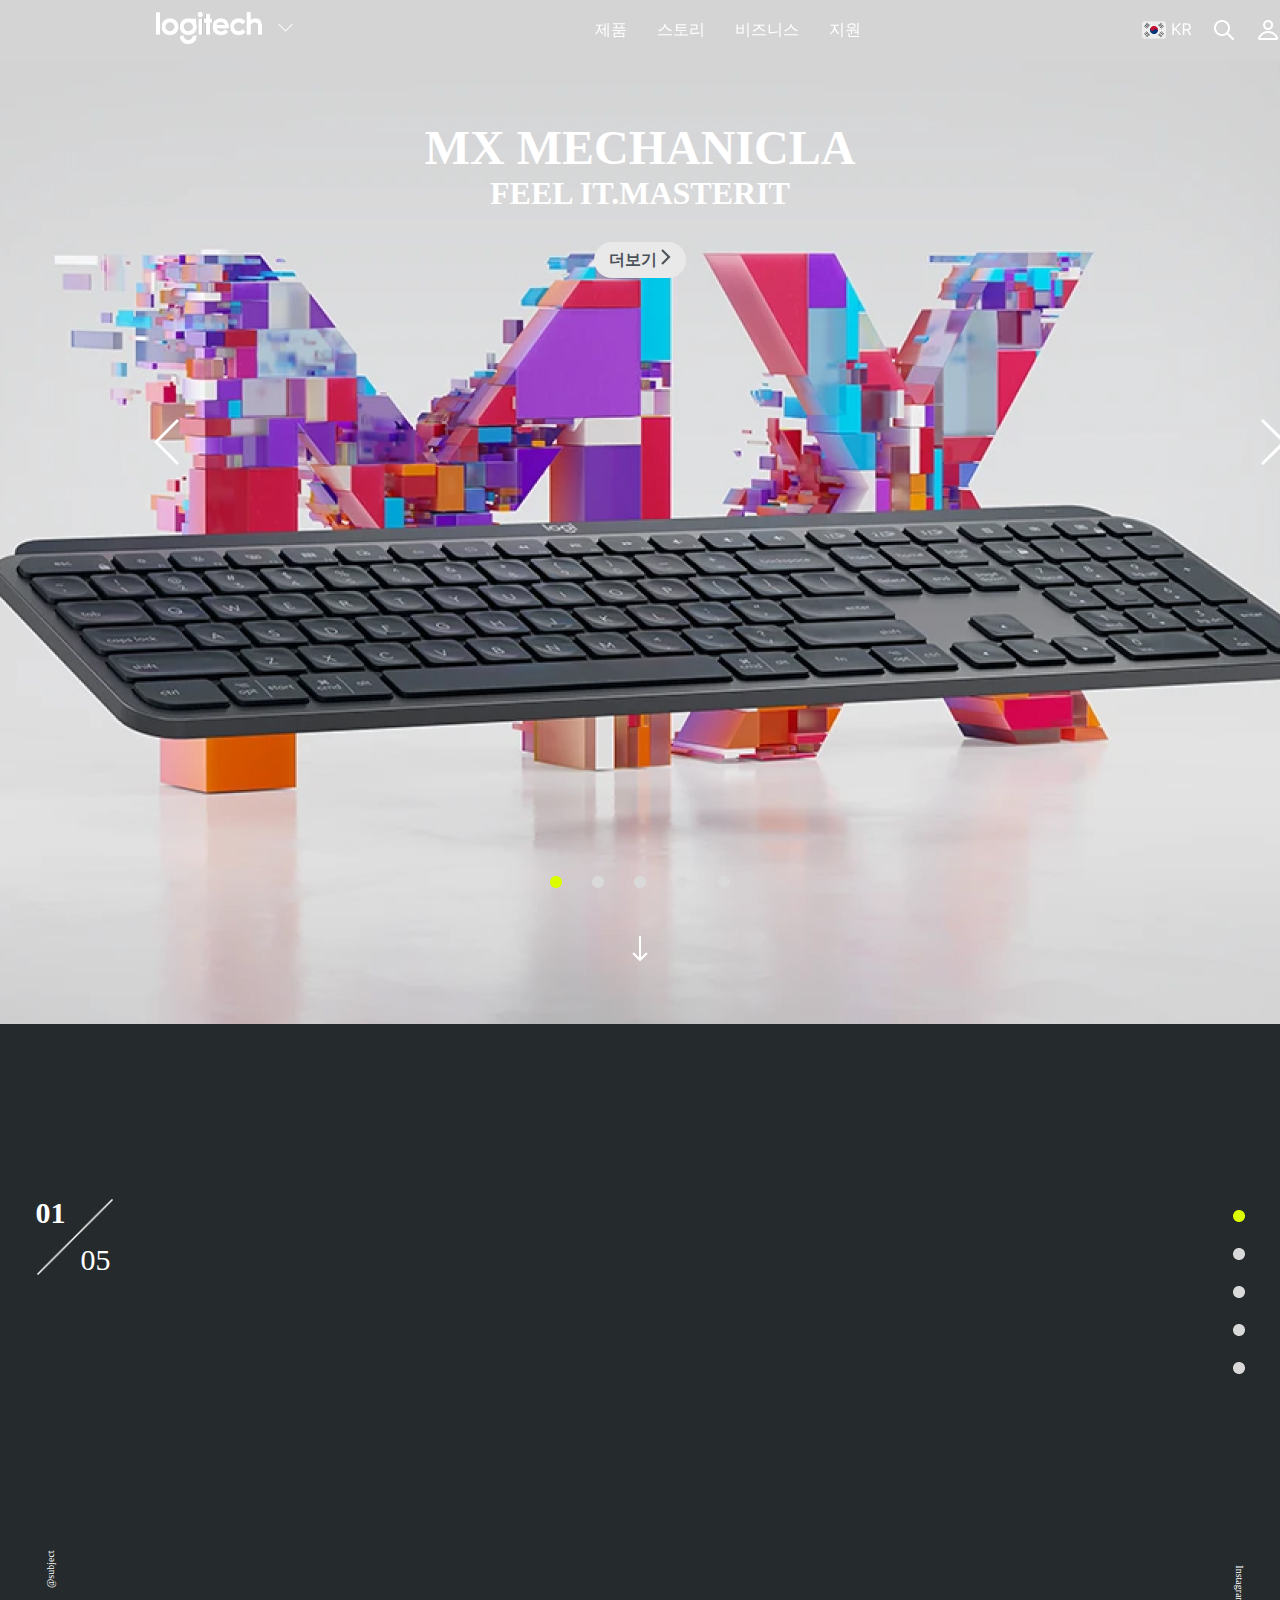
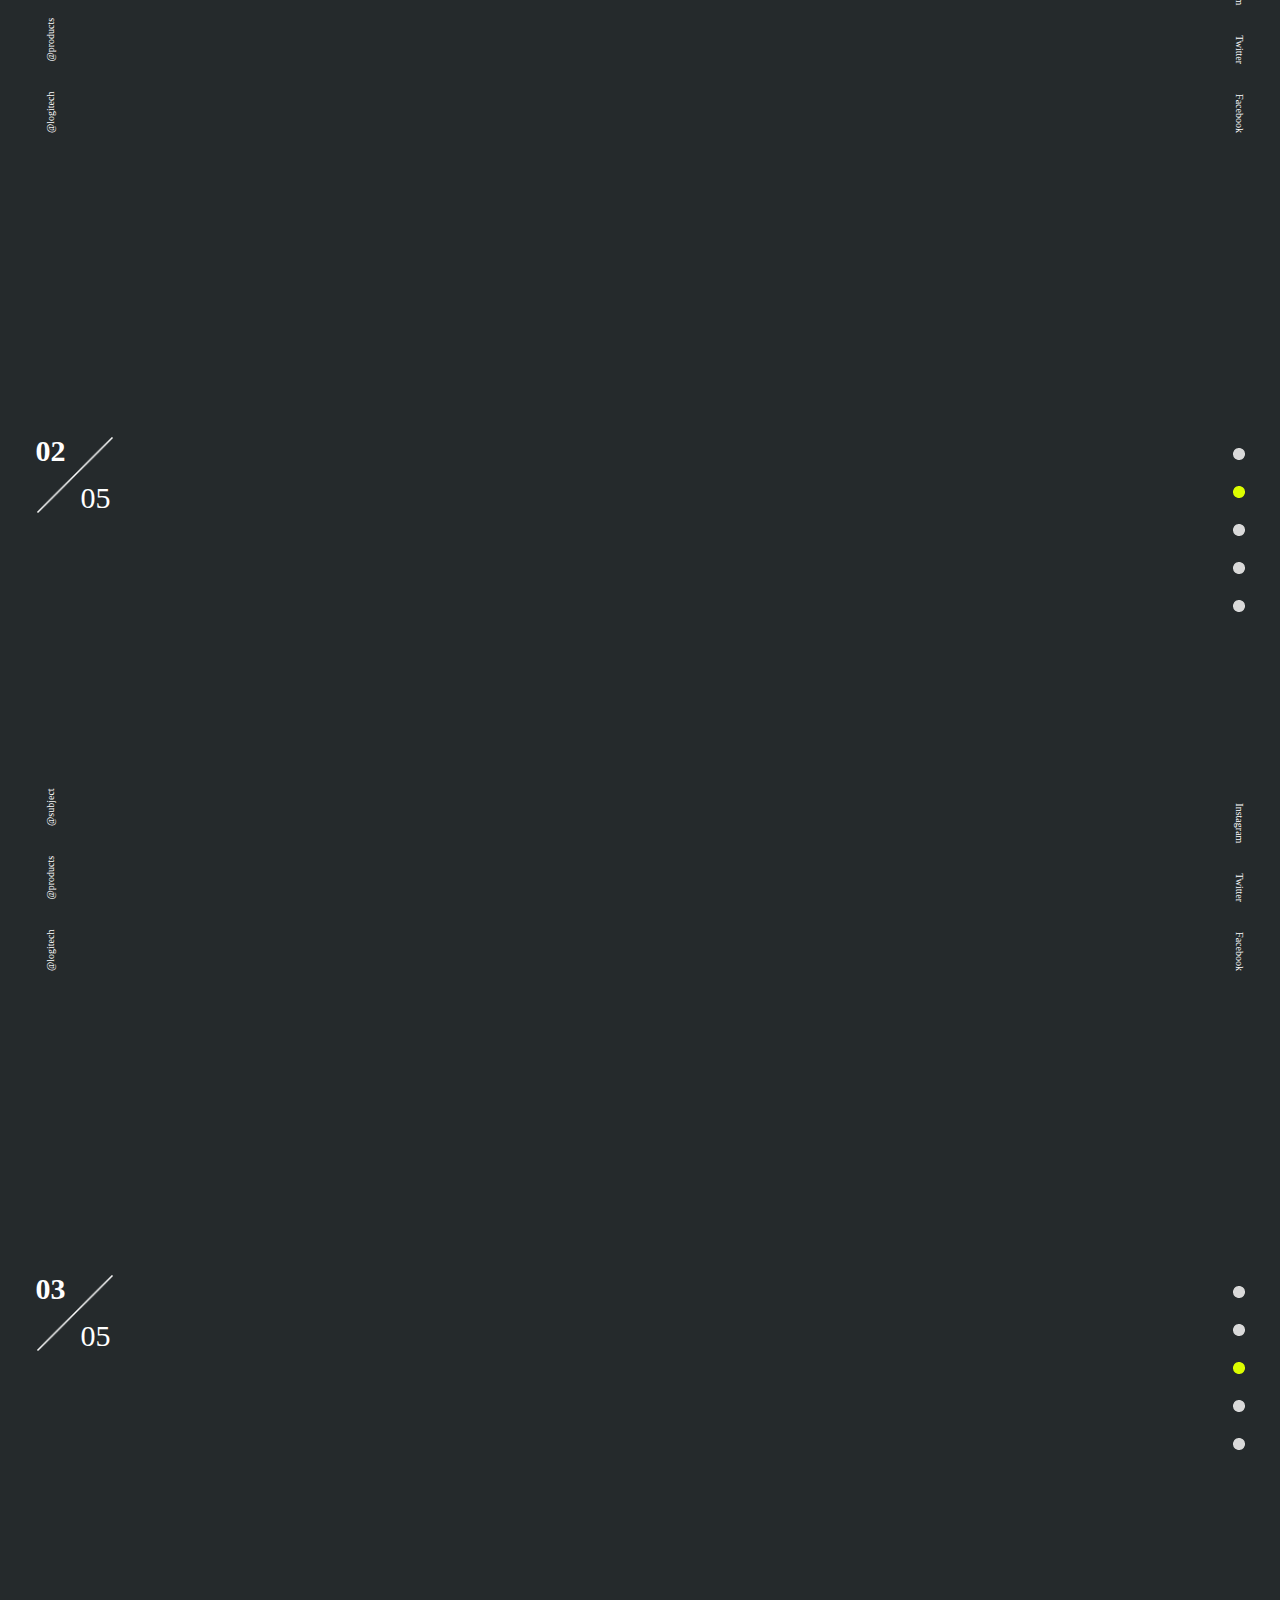
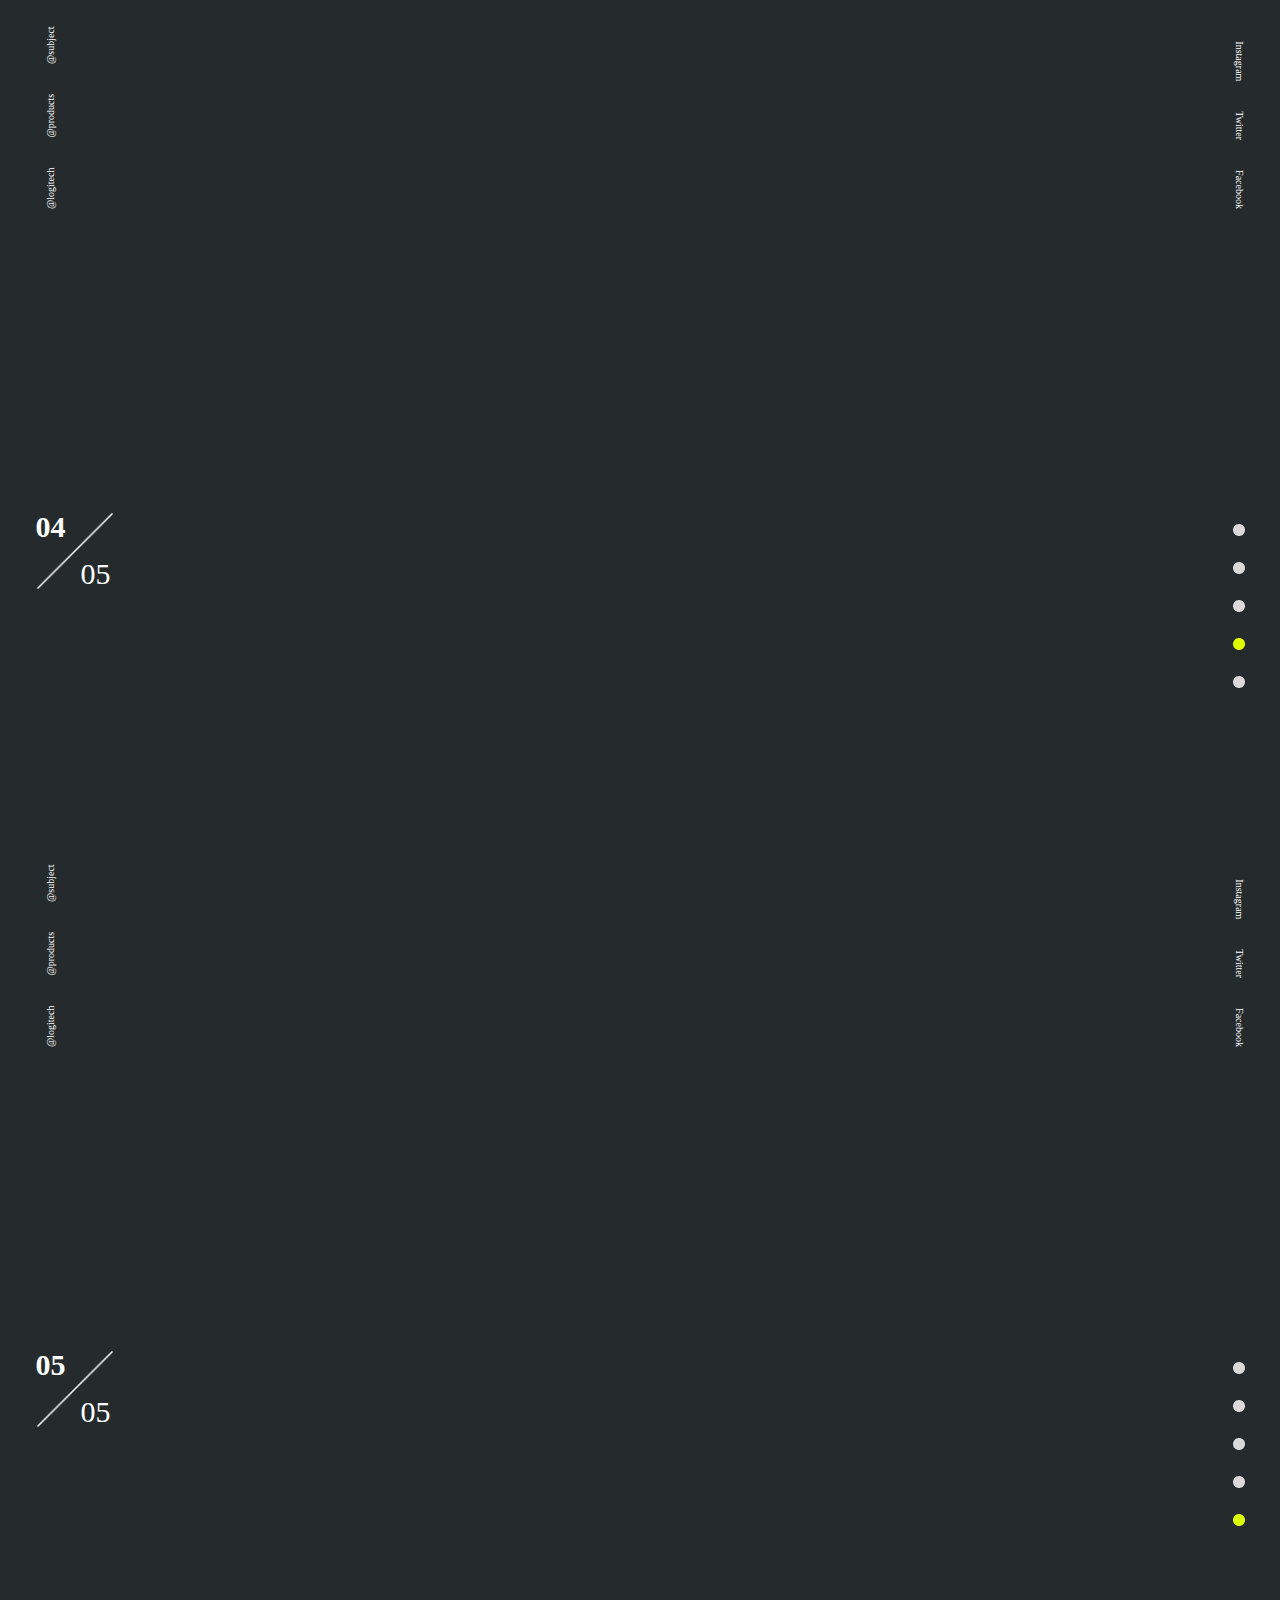
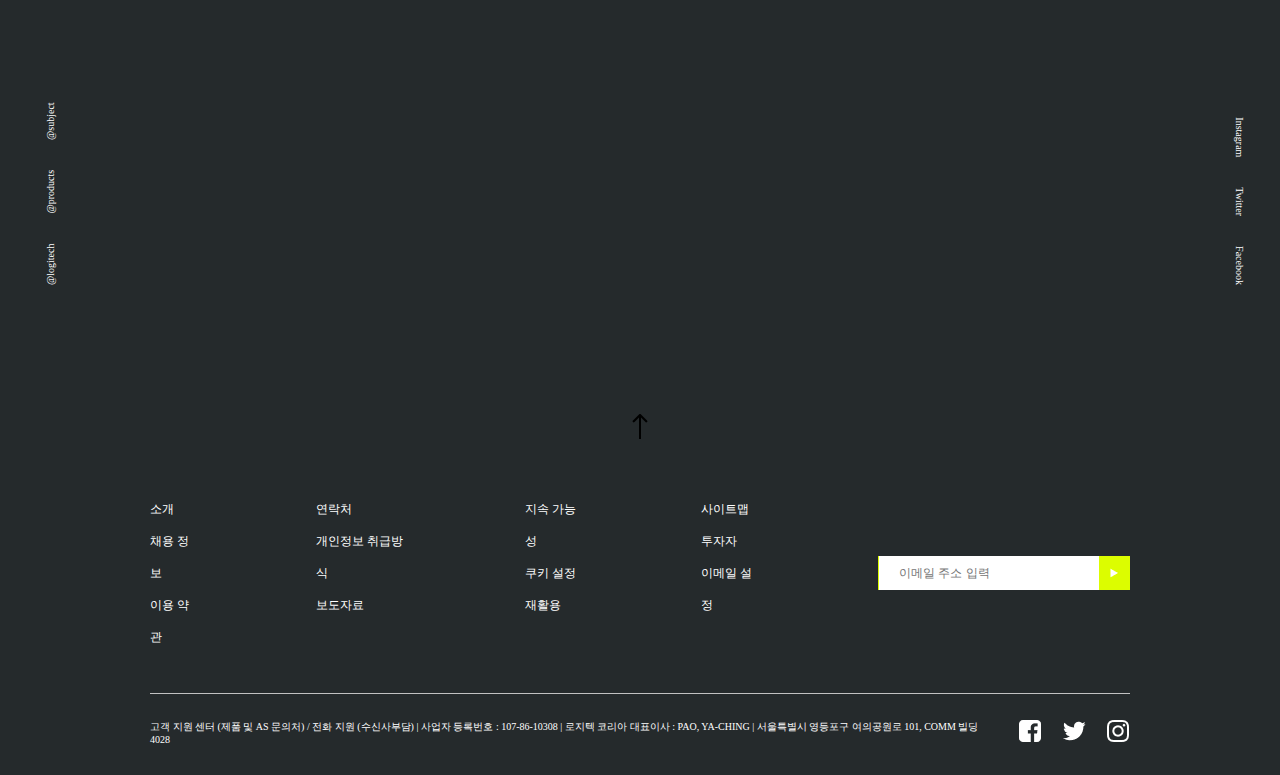
<file: index.html>
<!DOCTYPE html>
<html>
    <head>
        <meta charset="UTF-8">
        <meta http-equiv="X-UA-Compatible" content="IE=edge">
        <meta name="viewport" content="width=device-width, initial-scale=1.0">
        <title>기말_2020194033최세린</title>
        <link rel="stylesheet" href="index.css">
    </head>
    <body>
        <header>
            <a href="index.html"><img src="logo2.png"></a>
            <nav>
                <a href="product.html">제품</a>
                <a href="#">스토리</a>
                <a href="part2.html">비즈니스</a>
                <a href="#">지원</a>
            </nav>
            <div class="sidenav">
                <a href="#"><img src="Language.png"></a>
                <a href="#"><img src="search.png"></a>
                <a href="#"><img src="person.png"></a>
            </div>
        </header>

        <div class="maintop">
            <a name="top"></a>
            <div class="texts1">
                <h1>MX MECHANICLA</h1>
                <h2>FEEL IT.MASTERIT</h2>
                <a href="#">더보기 <img src="Vector 3.png"></a>
            </div>
            <!-- <div class="image1">
                <img src="mainimg.png" height="482px">
            </div> -->
            <div class="arrow">
                <a href="#"><img src="left.png"></a>
                <a href="#"><img src="right.png"></a>
            </div>
            <div class="content">
                <a href="#"><img src="content 1.png"></a>
                <a href="#"><img src="content 2.png"></a>
                <a href="#"><img src="content 2.png"></a>
                <a href="#"><img src="content 2.png"></a>
                <a href="#"><img src="content 2.png"></a>
            </div>
            <a href="#"><img src="Arrow 1.png"></a>
        </div>

        <div class="products">

            <div class="product1">
                <a name="targer1"></a>
                <section class="side">
                    <div class="sidetext">
                        <p><b>01</b></p>
                        <img src="Line 1.png">
                        <p class="pageun">05</p>
                    </div>
                    <div class="just1">
                        <p>@logitech</p>
                        <p>@products</p>
                        <p>@subject</p>
                    </div>
                </section>

                <section class="texts2">
                    <h3>Mouse & Amp; Keybord</h3>
                    <h5>Choose the right mouse for me.</h5>
                    <p>로지텍 마우스는 설계부터 편안하며 누구나 사용하기 쉽습니다. 모양과 크기, 스타<br>일이 다양해 사용자에게 가장 잘 맞는 제품을 선택할 수 있습니다.</p>
                    <a href="#">제품 보러가기<img src="Vector 3.png"></a>
                </section>

                <section class="image2">
                    <img src="product1.png" width="406px";>
                </section>

                <section class="contents1">
                    <div class="content1">
                        <a href="#targer1"><img src="content 1.png"></a>
                        <a href="#target2"><img src="content 2.png"></a>
                        <a href="#target3"><img src="content 2.png"></a>
                        <a href="#target4"><img src="content 2.png"></a>
                        <a href="#target5"><img src="content 2.png"></a>
                    </div>
                    <div class="just2">
                        <a href="https://www.facebook.com/LogitechKR/?brand_redir=273503033533">Facebook</a>
                        <a href="https://twitter.com/Logitech">Twitter</a>
                        <a href="https://www.instagram.com/logitech/?ref=badge">Instagram</a>
                    </div>
                </section>
            </div>

            <div class="product1">
                <a name="targer2"></a>
                <section class="side">
                    <div class="sidetext">
                        <p><b>02</b></p>
                        <img src="Line 1.png">
                        <p class="pageun">05</p>
                    </div>
                    <div class="just1">
                        <p>@logitech</p>
                        <p>@products</p>
                        <p>@subject</p>
                    </div>
                </section>

                <section class="texts2">
                    <h3>Webcam</h3>
                    <h5>Choose a webcam for remote classes and video conferencing.</h5>
                    <p>원격 수업, 화상 회의용 웹캠을 선택해보세요.</p>
                    <a href="#">제품 보러가기<img src="Vector 3.png"></a>
                </section>

                <section class="image2">
                    <img src="product2.png" width="406px"; >
                </section>

                <section class="contents1">
                    <div class="content1">
                        <a href="#target1"><img src="content 2.png"></a>
                        <a href="#target2"><img src="content 1.png"></a>
                        <a href="#target3"><img src="content 2.png"></a>
                        <a href="#target4"><img src="content 2.png"></a>
                        <a href="#target5"><img src="content 2.png"></a>
                    </div>
                    <div class="just2">
                        <a href="https://www.facebook.com/LogitechKR/?brand_redir=273503033533">Facebook</a>
                        <a href="https://twitter.com/Logitech">Twitter</a>
                        <a href="https://www.instagram.com/logitech/?ref=badge">Instagram</a>
                    </div>
                </section>
            </div>

            <div class="product1">
                <a name="targer3"></a>
                <section class="side">
                    <div class="sidetext">
                        <p><b>03</b></p>
                        <img src="Line 1.png">
                        <p class="pageun">05</p>
                    </div>
                    <div class="just1">
                        <p>@logitech</p>
                        <p>@products</p>
                        <p>@subject</p>
                    </div>
                </section>

                <section class="texts2">
                    <h3>Headset & Speaker</h3>
                    <h5>Choose a headset for remote classes and video conferencing.</h5>
                    <p>PC에서도 선명하고 깨끗하게 통화와 음악을 즐겨보세요.</p>
                    <a href="#">제품 보러가기<img src="Vector 3.png"></a>
                </section>

                <section class="image2">
                    <img src="product3.png" width="406px";>
                </section>

                <section class="contents1">
                    <div class="content1">
                        <a href="#target1"><img src="content 2.png"></a>
                        <a href="#target2"><img src="content 2.png"></a>
                        <a href="#target3"><img src="content 1.png"></a>
                        <a href="#target4"><img src="content 2.png"></a>
                        <a href="#target5"><img src="content 2.png"></a>
                    </div>
                    <div class="just2">
                        <a href="https://www.facebook.com/LogitechKR/?brand_redir=273503033533">Facebook</a>
                        <a href="https://twitter.com/Logitech">Twitter</a>
                        <a href="https://www.instagram.com/logitech/?ref=badge">Instagram</a>
                    </div>
                </section>
            </div>

            <div class="product1">
                <a name="targer4"></a>
                <section class="side">
                    <div class="sidetext">
                        <p><b>04</b></p>
                        <img src="Line 1.png">
                        <p class="pageun">05</p>
                    </div>
                    <div class="just1">
                        <p>@logitech</p>
                        <p>@products</p>
                        <p>@subject</p>
                    </div>
                </section>

                <section class="texts2">
                    <h3>Accessories</h3>
                    <h5>Check out the different kinds of accessories.</h5>
                    <p>다양한 종류의 액세서리를 확인해보세요.</p>
                    <a href="#">제품 보러가기<img src="Vector 3.png"></a>
                </section>

                <section class="image2">
                    <img src="product4.png" >
                </section>

                <section class="contents1">
                    <div class="content1">
                        <a href="#target1"><img src="content 2.png"></a>
                        <a href="#target2"><img src="content 2.png"></a>
                        <a href="#target3"><img src="content 2.png"></a>
                        <a href="#target4"><img src="content 1.png"></a>
                        <a href="#target5"><img src="content 2.png"></a>
                    </div>
                    <div class="just2">
                        <a href="https://www.facebook.com/LogitechKR/?brand_redir=273503033533">Facebook</a>
                        <a href="https://twitter.com/Logitech">Twitter</a>
                        <a href="https://www.instagram.com/logitech/?ref=badge">Instagram</a>
                    </div>
                </section>
            </div>

            <div class="product1">
                <a name="targer5"></a>
                <section class="side">
                    <div class="sidetext">
                        <p><b>05</b></p>
                        <img src="Line 1.png">
                        <p class="pageun">05</p>
                    </div>
                    <div class="just1">
                        <p>@logitech</p>
                        <p>@products</p>
                        <p>@subject</p>
                    </div>
                </section>

                <section class="texts2">
                    <h3>Home Security</h3>
                    <h5>Buy a variety of home security products, including indoor and outdoor home cameras and video doorbells.</h5>
                    <p>업계 최고 수준의 로지텍 TrueView 비디오를 지원하는 Apple HomeKit 사용 유선 보안 카메라입니다.</p>
                    <a href="#">제품 보러가기<img src="Vector 3.png"></a>
                </section>

                <section class="image2">
                    <img src="product5.png" width="406px";>
                </section>

                <section class="contents1">
                    <div class="content1">
                        <a href="#target1"><img src="content 2.png"></a>
                        <a href="#target2"><img src="content 2.png"></a>
                        <a href="#target3"><img src="content 2.png"></a>
                        <a href="#target4"><img src="content 2.png"></a>
                        <a href="#target5"><img src="content 1.png"></a>
                    </div>
                    <div class="just2">
                        <a href="https://www.facebook.com/LogitechKR/?brand_redir=273503033533">Facebook</a>
                        <a href="https://twitter.com/Logitech">Twitter</a>
                        <a href="https://www.instagram.com/logitech/?ref=badge">Instagram</a>
                    </div>
                </section>
            </div>
            <a href="#top"><img src="Arrow 2.png"></a>
        </div>

        <div class="bottom">
            <div class="bottom1">
                <div class="list">
                    <div class="list1">
                        <a href="#">소개</a>
                        <a href="#">채용 정보</a>
                        <a href="#">이용 약관</a>
                    </div>
                    <div class="list1">
                        <a href="#">연락처</a>
                        <a href="#">개인정보 취급방식</a>
                        <a href="#">보도자료</a>
                    </div>
                    <div class="list1">
                        <a href="#">지속 가능성</a>
                        <a href="#">쿠키 설정</a>
                        <a href="#">재활용</a>
                    </div>
                    <div class="list1">
                        <a href="#">사이트맵</a>
                        <a href="#">투자자</a>
                        <a href="#">이메일 설정</a>
                    </div>
                </div>
            
                <div class="searchbar">
                    <input type="text" placeholder="이메일 주소 입력">
                    <button><img src="emailgo.png"></button>
                </div>
            </div>

            <div class="bottom2">
                <p>고객 지원 센터 (제품 및 AS 문의처) / 전화 지원 (수신사부담) | 사업자 등록번호 : 107-86-10308 | 로지텍 코리아 대표이사 : PAO, YA-CHING | 서울특별시 영등포구 여의공원로 101, COMM 빌딩 4028</p>
                <div class="icons">
                    <a href="#"><img src="face.png"></a>
                    <a href="#"><img src="twitter.png"></a>
                    <a href="#"><img src="insta.png"></a>
                </div>
            </div>
            
        </div>


        <script src="index.js"></script>
    </body>
</html>
</file>
<file: index.css>
*{
    margin: 0;
    padding: 0;
}
@keyframes fadeIn{
    from{
        opacity: 0;
    }
    to{
        opacity: 1;
    }
}
/* 헤더 */
header{
    height: 60px;
    width: 1140px;
    margin-left: 150px;
    margin-right: 150px;
    display: flex;
    justify-content: space-between;
    align-items: center;
    position: fixed;
    transition: all 0.3s;
    z-index: 10000;
}
/* header.scrolled{
    background-color: #fff;
    height: 80px;
    box-shadow: 0 0 10px rgba(0, 0, 0, 0.5);
} */

header a img{
    height: 60px;
}

nav{
    display: flex;
    justify-content: space-between;
    align-items: center;
}
nav a{
    text-decoration: none;
    padding-left: 15px;
    padding-right: 15px;
    color: #fff;
    line-height: 58px;
}
nav a:hover{
    border-bottom: 1px solid #DCFD00;
    color: #DCFD00;
}
.sidenav{
    display: flex;
    justify-content: space-between;
    align-items: center;
}

.sidenav a{
    height: 24px;
    padding-left: 10px;
    padding-right: 10px;
}
.sidenav a img{
    height: 24px;
}
/* 메인페이지 */
.maintop{
    background-image: url('background.jpg');
    background-repeat: none;
    background-size: cover;
    background-position: center;
    padding-top: 120px;
    max-width: 100vw;
    display: flex;
    flex-direction: column;
    align-items: center;
    height: 904px;
    color: #fff;
}
.maintop .texts1{
    display: flex;
    flex-direction: column;
    align-items: center;
    margin-bottom: 66px;
}
.maintop .texts1 h1{
    font-size: 48px;
}
.maintop .texts1 h2{
    font-size: 32px;
}
.maintop .texts1 a{
    background: #E9E9E9;
    color: #4C5257;
    padding-left: 15px;
    padding-right: 15px;
    padding-top: 7px;
    padding-bottom: 7px;
    margin-top: 30px;
    text-decoration: none;
    font-weight: 700;
    border-radius: 50px;
    margin-bottom: 480px;
}
.maintop .texts1 a:hover{
    transform: translate(0px, -3px);
    box-shadow: 0 0 10px rgba(0, 0, 0, 0.5);

}
.arrow{
    position: absolute;
    width: 1134.35px;
    height: 44px;
    left: 153px;
    top: 418px;
    display: flex;
    justify-content: space-between;
}
.content{
    display: flex;
    justify-content: space-between;
    align-items: center;
    margin-top: 50px;
    margin-bottom: 50px;
}
.content a{
    width: 12px;
    height: 12px;
    margin-left: 15px;
    margin-right: 15px;
}

.products{
    display: flex;
    flex-direction: column;
    align-items: center;
    padding-left: 150px;
    padding-right: 150px;
    background-color: #252A2C;
}

/* 제품 */
.product1{
    
    display: flex;
    flex-direction: row;
    justify-content: space-between;
    color: #fff;
    height: 550px;
    padding-top: 174px;
    padding-bottom: 114px;
}
.product2{
    
    display: flex;
    flex-direction: row;
    justify-content: space-between;
    color: #212121;
    height: 550px;
    padding-top: 174px;
    padding-bottom: 114px;
}
section{
    display: flex;
    flex-direction: column;
    justify-content: space-between;
}
.sidetext{
    width: 77px;
    height: 77px;
    display: flex;
    flex-direction: column;
    justify-content: space-between;
}
.side{
    width: 77px;
}
.side p{
    font-size: 30px;
    line-height: 30px;
}
.pageun{
    padding-left: 45px;
    bottom: 40px;
}
.side img{
    height: 77px;
    width: 77px;
    position: absolute;
    
}
.side .just1{
    display: flex;
    flex-direction: row;
    transform: rotate(-90deg);
    align-items: start;
    height: 77px;
}
.side .just1 p{
    font-size: 10px;
    padding-left: 15px;
    padding-right: 15px;
}
.texts2{
    padding-left: 96px;
    display: flex;
    width: 600px;
    flex-direction: column;
    justify-content: start;
    /* opacity: 0; */
}
.texts2 h3{
    margin-bottom: 20px;
    font-size: 40px;
}
.texts2 h3:hover{
    color: #fff;
}
.texts2 h5{
    font-size: 20px;
    font-weight: 350;
    margin-bottom: 30%;
}
.texts2 p{
    font-size: 12px;
    margin-bottom: 30%;
}
.texts2 a{
    background-color: #DCFD00;
    padding: 10px 15px;
    width: 121px;
    color: #252A2C;
    text-decoration: none;
    border-radius: 20px;
    text-align: center;
    font-weight: 700;
    transition: 0.3s;
}
.texts2 a:hover{
    background-color: #fff;
}
.texts2 a img{
    padding-left: 5px;
}
.image2{
    width: 406px;
    height: 481px;
    /* opacity: 0; */
}
.contents1{
    width: 30px;
    height: 100%;
}
.content1{
    display: flex;
    flex-direction: column;
    align-items: end;
    
}
.content1 a{
    padding-top: 10px;
    padding-bottom: 10px;
}
.contents1 .just2{
    height: 30px;
    display: flex;
    flex-direction: row-reverse;
    transform: rotate(90deg);
    align-items: start;
}
.contents1 .just2 a{
    text-decoration: none;
    font-size: 10px;
    color: #fff;
    padding-left: 15px;
    padding-right: 15px;
    transition: 0.3s;
}
.contents1 .just2 a:hover{
    transform: rotate(-90deg);
    color: #DCFD00;
}

/* 바텀 */
.bottom{
    background-color: #252A2C;
    height: 100%;
    display: flex;
    flex-direction: column;
    padding-right: 150px;
    padding-left: 150px;
    padding-top: 50px;
    color: #fff;
}
.bottom1{
    display: flex;
    flex-direction: row;
    padding-bottom: 40px;
    border-bottom: 1px solid #c2c2c2;
    align-items: center;
    justify-content: space-between;
}
.bottom .list{
    display: flex;
    flex-direction: row;

}
.bottom1 .list1{
    margin-right: 120px;
    display: flex;
    flex-direction: column;
}
.bottom1 .list1 a{
    width: 100%;
    line-height: 32px;
    text-decoration: none;
    color: #fff;
    font-size: 12px;
}
.bottom2{
    margin-top: 25px;
    display: flex;
    flex-direction: row;
    justify-content: space-between;
    align-items: center;
    font-size: 10px;
    padding-bottom: 30px;
}
.bottom2 .icons{
    display: flex;
    justify-content: space-between;
}
.bottom2 .icons a{
    margin-left: 20px;
}
.searchbar{
    width: 250px;
    height: 32px;
    border: #DCFD00 1px solid;
    background-color: #fff;
    display: flex;
    align-items: center;
    float: right;
}
input{
    font-size: 12px;
    width: 230px;
    height: 34px;
    padding-left: 20px;
    outline: none;
    float: left;
    border: 0px;
}
button{
    height: 34px;
    width: 34px;
    border: 0px;
    outline: none;
    float: right;
    background-color: #DCFD00;
}
</file>
